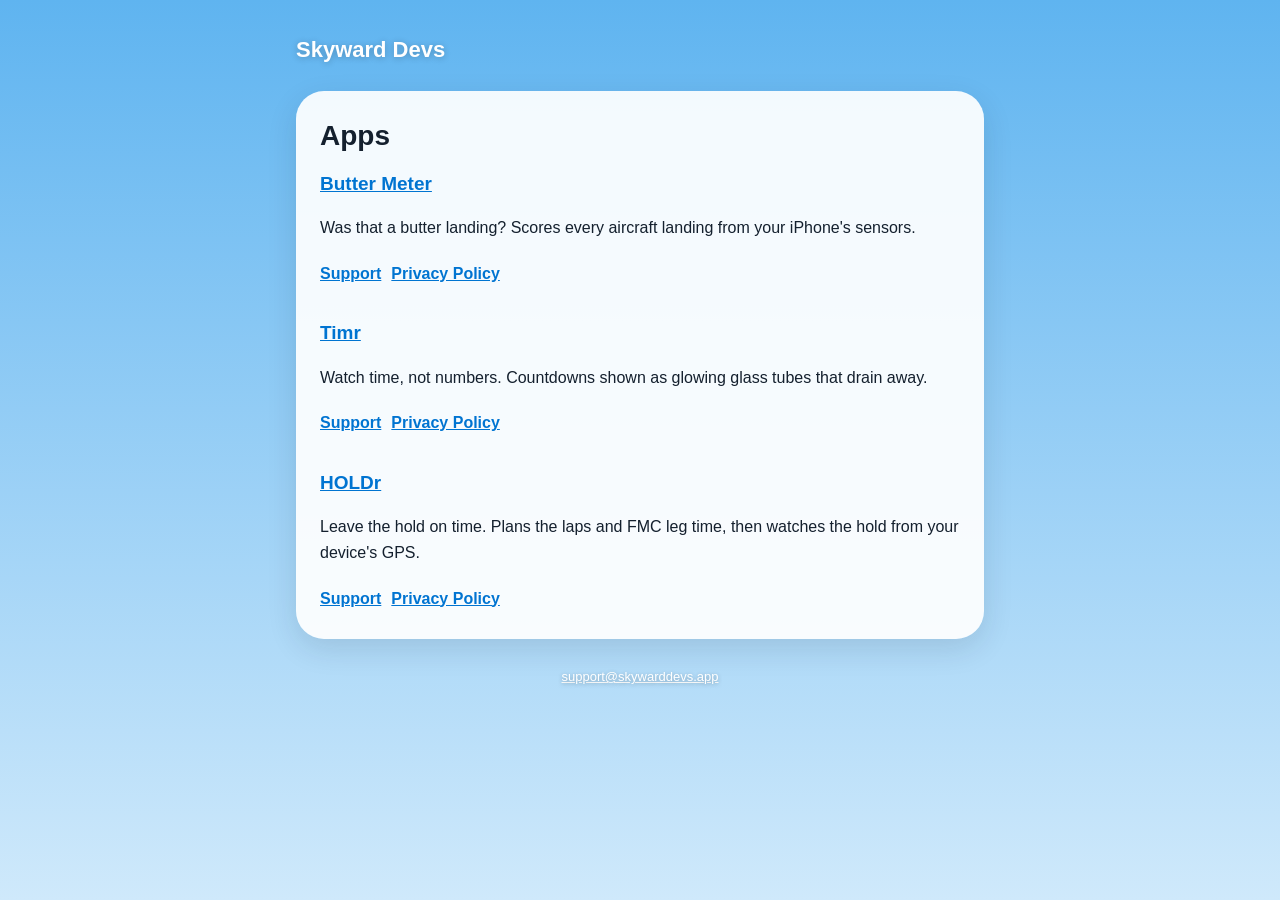
<file: index.html>
<!doctype html>
<html lang="en">
<head>
<meta charset="utf-8">
<meta name="viewport" content="width=device-width, initial-scale=1">
<title>Skyward Devs</title>
<meta name="description" content="Apps by Skyward Developments.">
<link rel="icon" href="buttermeter/icon.png">
<link rel="stylesheet" href="style.css">
</head>
<body>
<main>
  <header><a href="./">Skyward Devs</a></header>
  <section class="card">
    <h1>Apps</h1>
    <h2 style="margin-top:16px"><a href="buttermeter/">Butter Meter</a></h2>
    <p>Was that a butter landing? Scores every aircraft landing from your iPhone's sensors.</p>
    <nav class="links">
      <a href="buttermeter/support/">Support</a>
      <a href="buttermeter/privacy/">Privacy Policy</a>
    </nav>
    <h2><a href="timr/">Timr</a></h2>
    <p>Watch time, not numbers. Countdowns shown as glowing glass tubes that drain away.</p>
    <nav class="links">
      <a href="timr/support/">Support</a>
      <a href="timr/privacy/">Privacy Policy</a>
    </nav>
    <h2><a href="holdr/">HOLDr</a></h2>
    <p>Leave the hold on time. Plans the laps and FMC leg time, then watches the hold from your device's GPS.</p>
    <nav class="links">
      <a href="holdr/support/">Support</a>
      <a href="holdr/privacy/">Privacy Policy</a>
    </nav>
  </section>
  <footer><a href="mailto:support@skywarddevs.app">support@skywarddevs.app</a></footer>
</main>
</body>
</html>
</file>
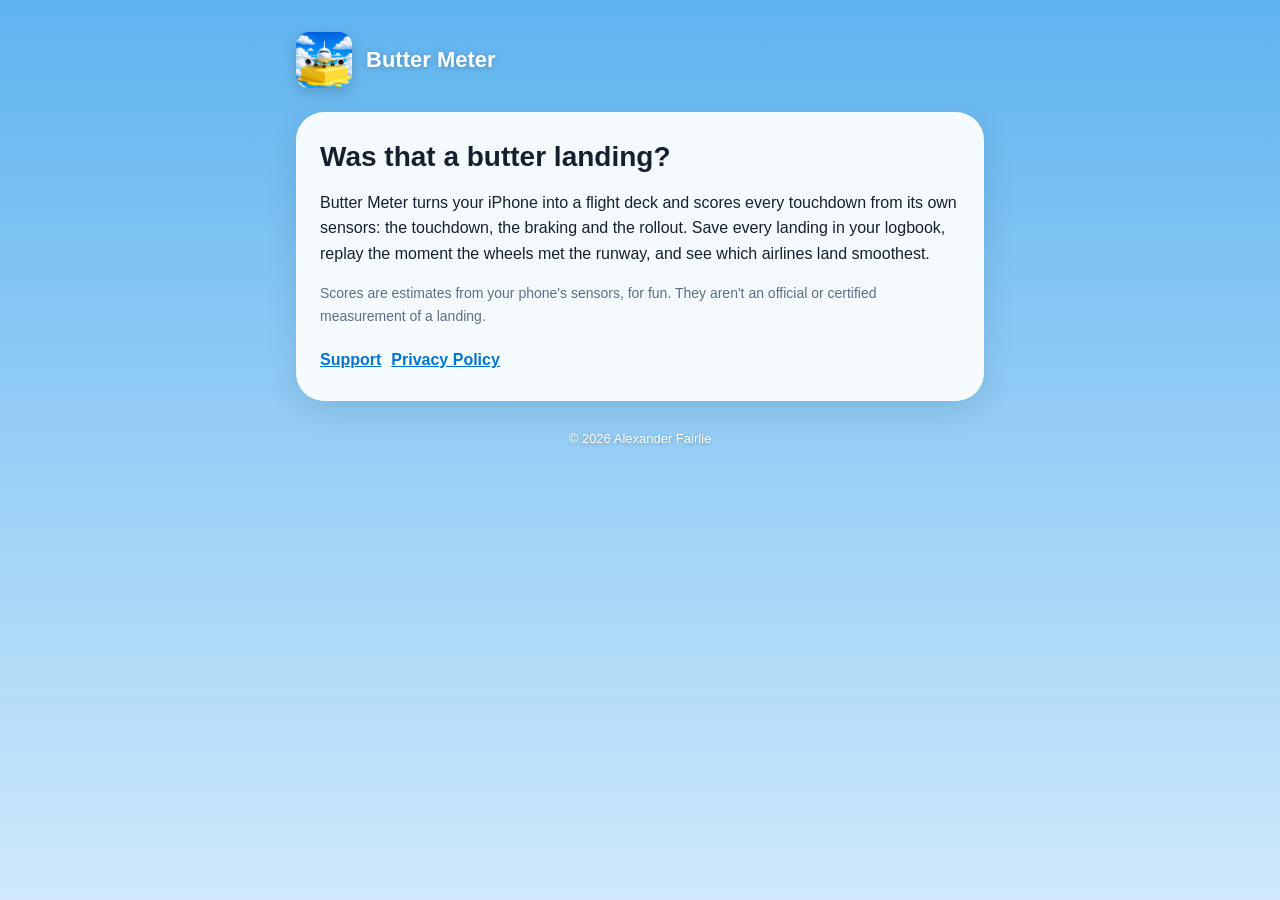
<file: buttermeter/index.html>
<!doctype html>
<html lang="en">
<head>
<meta charset="utf-8">
<meta name="viewport" content="width=device-width, initial-scale=1">
<title>Butter Meter</title>
<meta name="description" content="Butter Meter scores aircraft landings from your iPhone's sensors.">
<link rel="icon" href="icon.png">
<link rel="stylesheet" href="../style.css">
</head>
<body>
<main>
  <header><img src="icon.png" alt=""><a href="./">Butter Meter</a></header>
  <section class="card">
    <h1>Was that a butter landing?</h1>
    <p>Butter Meter turns your iPhone into a flight deck and scores every touchdown from its own
    sensors: the touchdown, the braking and the rollout. Save every landing in your logbook, replay
    the moment the wheels met the runway, and see which airlines land smoothest.</p>
    <p class="muted">Scores are estimates from your phone's sensors, for fun. They aren't an official
    or certified measurement of a landing.</p>
    <nav class="links">
      <a href="support/">Support</a>
      <a href="privacy/">Privacy Policy</a>
    </nav>
  </section>
  <footer>© 2026 Alexander Fairlie</footer>
</main>
</body>
</html>
</file>
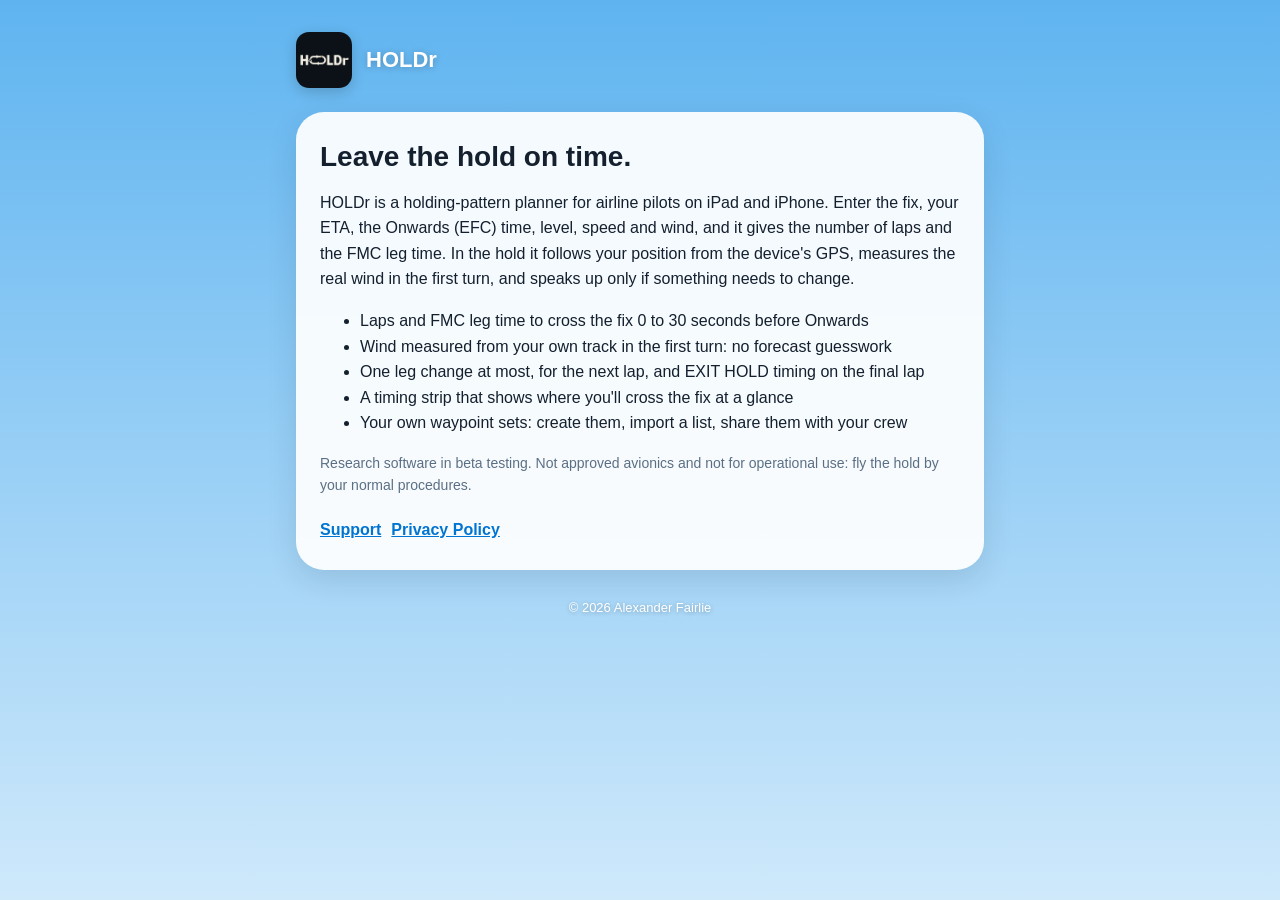
<file: holdr/index.html>
<!doctype html>
<html lang="en">
<head>
<meta charset="utf-8">
<meta name="viewport" content="width=device-width, initial-scale=1">
<title>HOLDr</title>
<meta name="description" content="HOLDr plans a holding pattern so you leave it on time, then watches the hold and tells you if anything needs to change.">
<link rel="icon" href="icon.png">
<link rel="stylesheet" href="../style.css">
</head>
<body>
<main>
  <header><img src="icon.png" alt=""><a href="./">HOLDr</a></header>
  <section class="card">
    <h1>Leave the hold on time.</h1>
    <p>HOLDr is a holding-pattern planner for airline pilots on iPad and iPhone. Enter the fix,
    your ETA, the Onwards (EFC) time, level, speed and wind, and it gives the number of laps and
    the FMC leg time. In the hold it follows your position from the device's GPS, measures the
    real wind in the first turn, and speaks up only if something needs to change.</p>
    <ul>
      <li>Laps and FMC leg time to cross the fix 0 to 30 seconds before Onwards</li>
      <li>Wind measured from your own track in the first turn: no forecast guesswork</li>
      <li>One leg change at most, for the next lap, and EXIT HOLD timing on the final lap</li>
      <li>A timing strip that shows where you'll cross the fix at a glance</li>
      <li>Your own waypoint sets: create them, import a list, share them with your crew</li>
    </ul>
    <p class="muted">Research software in beta testing. Not approved avionics and not for
    operational use: fly the hold by your normal procedures.</p>
    <nav class="links">
      <a href="support/">Support</a>
      <a href="privacy/">Privacy Policy</a>
    </nav>
  </section>
  <footer>© 2026 Alexander Fairlie</footer>
</main>
</body>
</html>
</file>
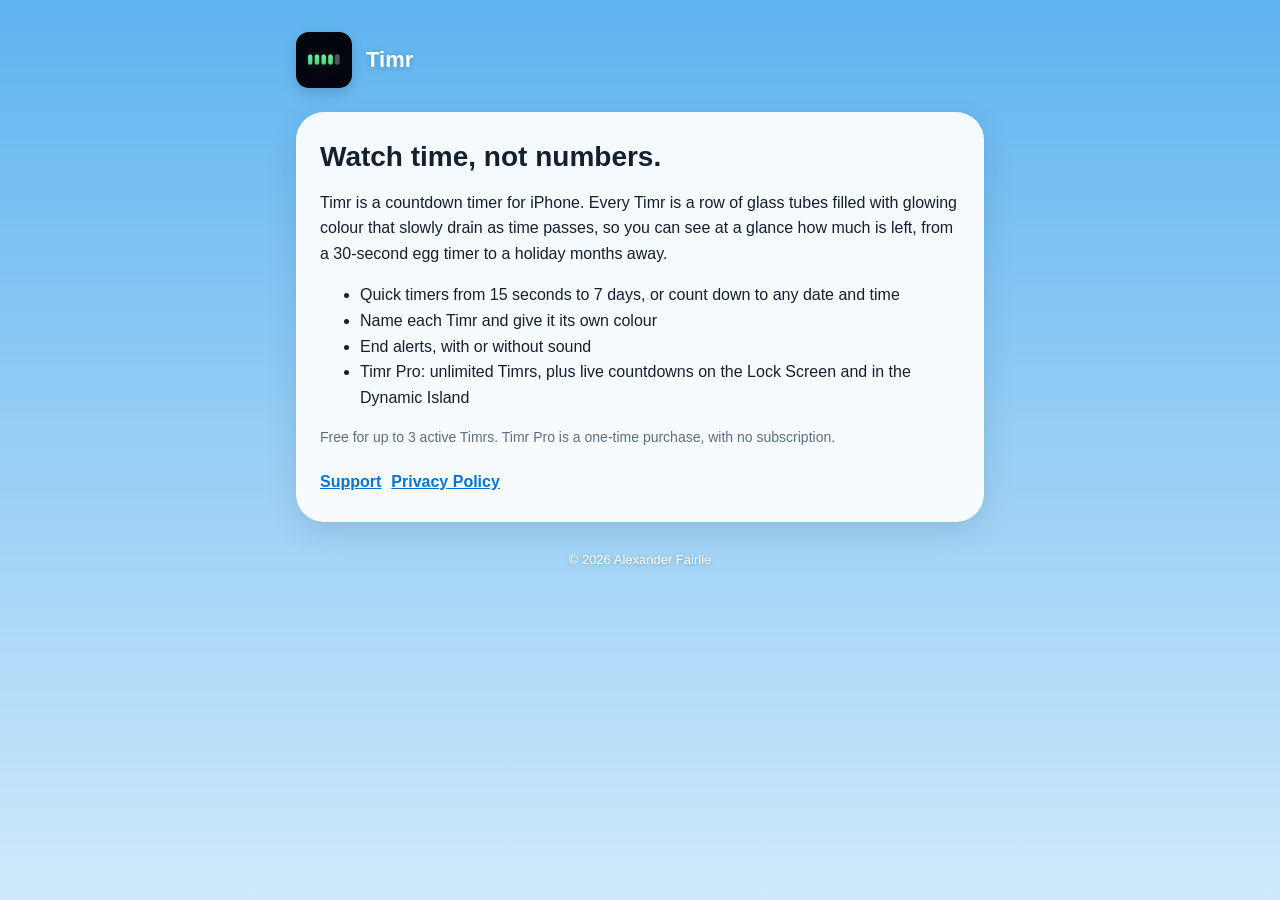
<file: timr/index.html>
<!doctype html>
<html lang="en">
<head>
<meta charset="utf-8">
<meta name="viewport" content="width=device-width, initial-scale=1">
<title>Timr</title>
<meta name="description" content="Timr is a countdown timer for iPhone that shows time as glass tubes draining away.">
<link rel="icon" href="icon.png">
<link rel="stylesheet" href="../style.css">
</head>
<body>
<main>
  <header><img src="icon.png" alt=""><a href="./">Timr</a></header>
  <section class="card">
    <h1>Watch time, not numbers.</h1>
    <p>Timr is a countdown timer for iPhone. Every Timr is a row of glass tubes filled with
    glowing colour that slowly drain as time passes, so you can see at a glance how much is left,
    from a 30-second egg timer to a holiday months away.</p>
    <ul>
      <li>Quick timers from 15 seconds to 7 days, or count down to any date and time</li>
      <li>Name each Timr and give it its own colour</li>
      <li>End alerts, with or without sound</li>
      <li>Timr Pro: unlimited Timrs, plus live countdowns on the Lock Screen and in the Dynamic Island</li>
    </ul>
    <p class="muted">Free for up to 3 active Timrs. Timr Pro is a one-time purchase, with no subscription.</p>
    <nav class="links">
      <a href="support/">Support</a>
      <a href="privacy/">Privacy Policy</a>
    </nav>
  </section>
  <footer>© 2026 Alexander Fairlie</footer>
</main>
</body>
</html>
</file>
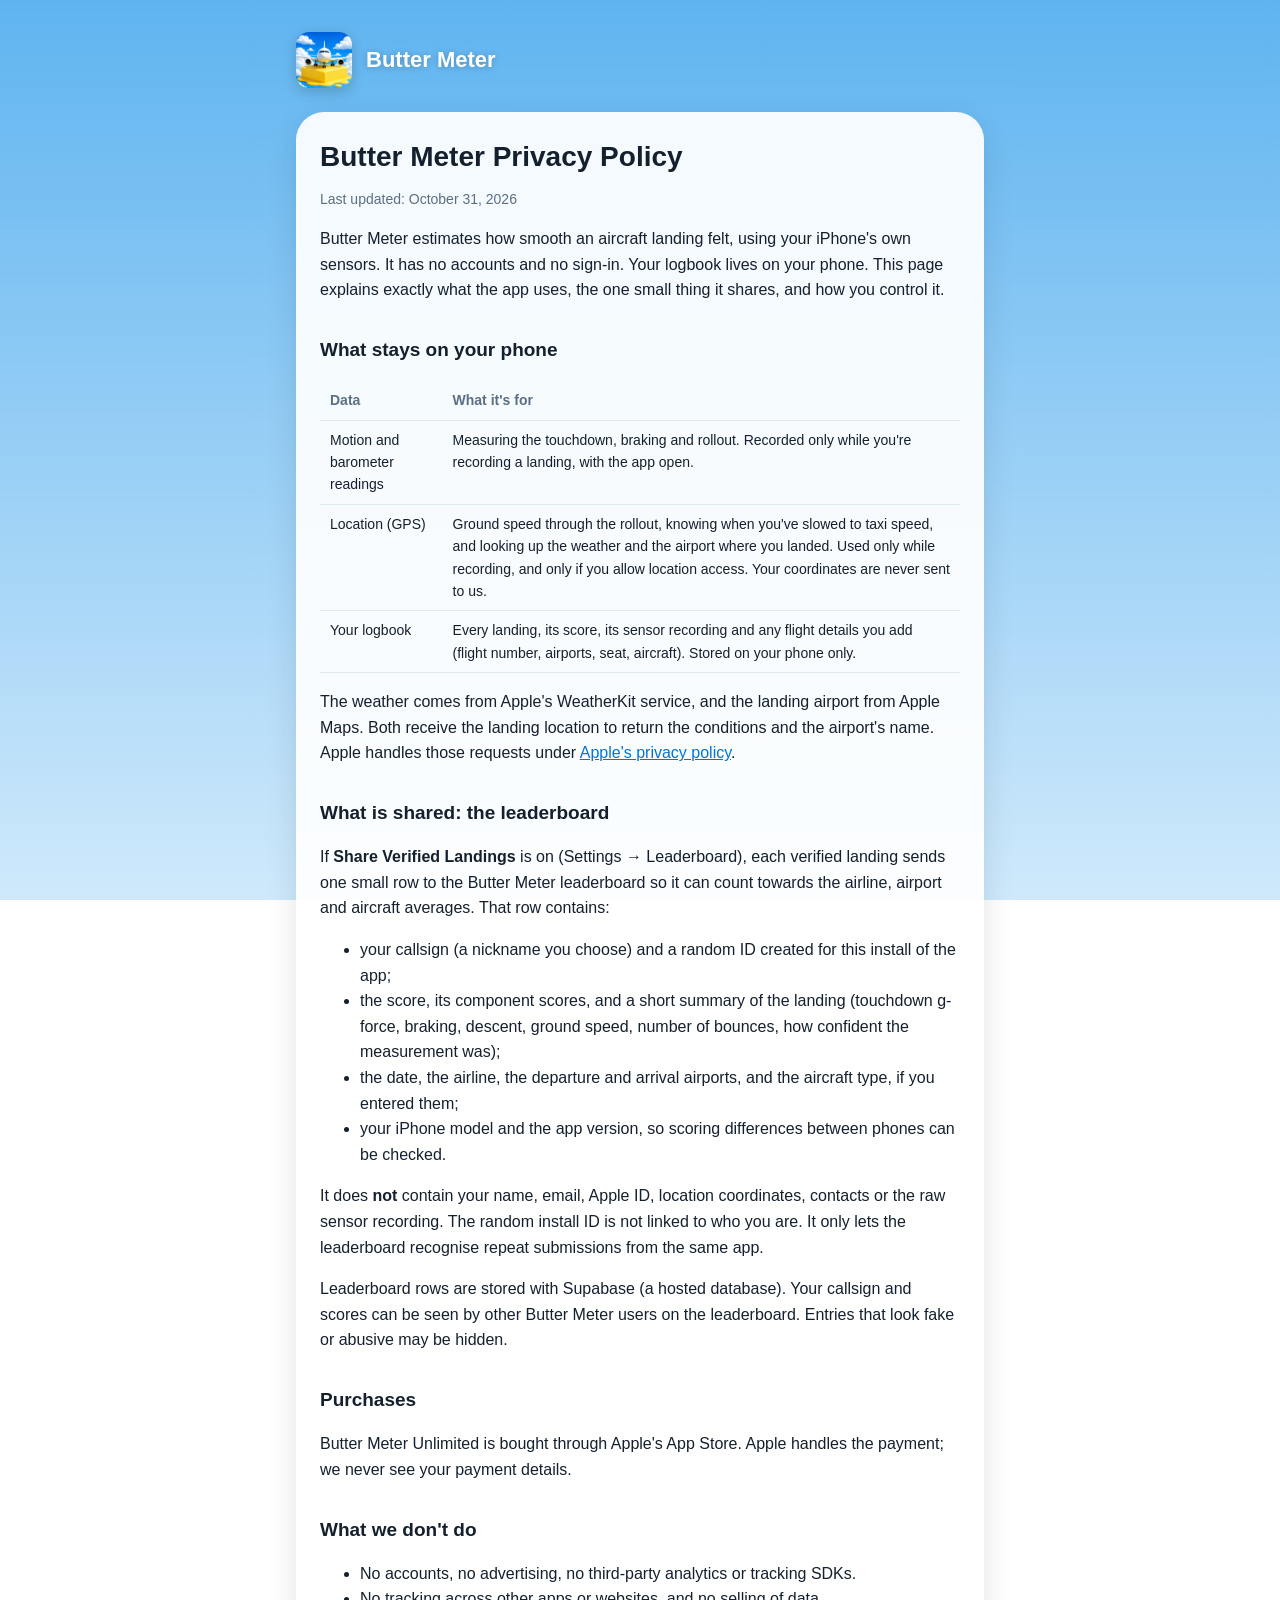
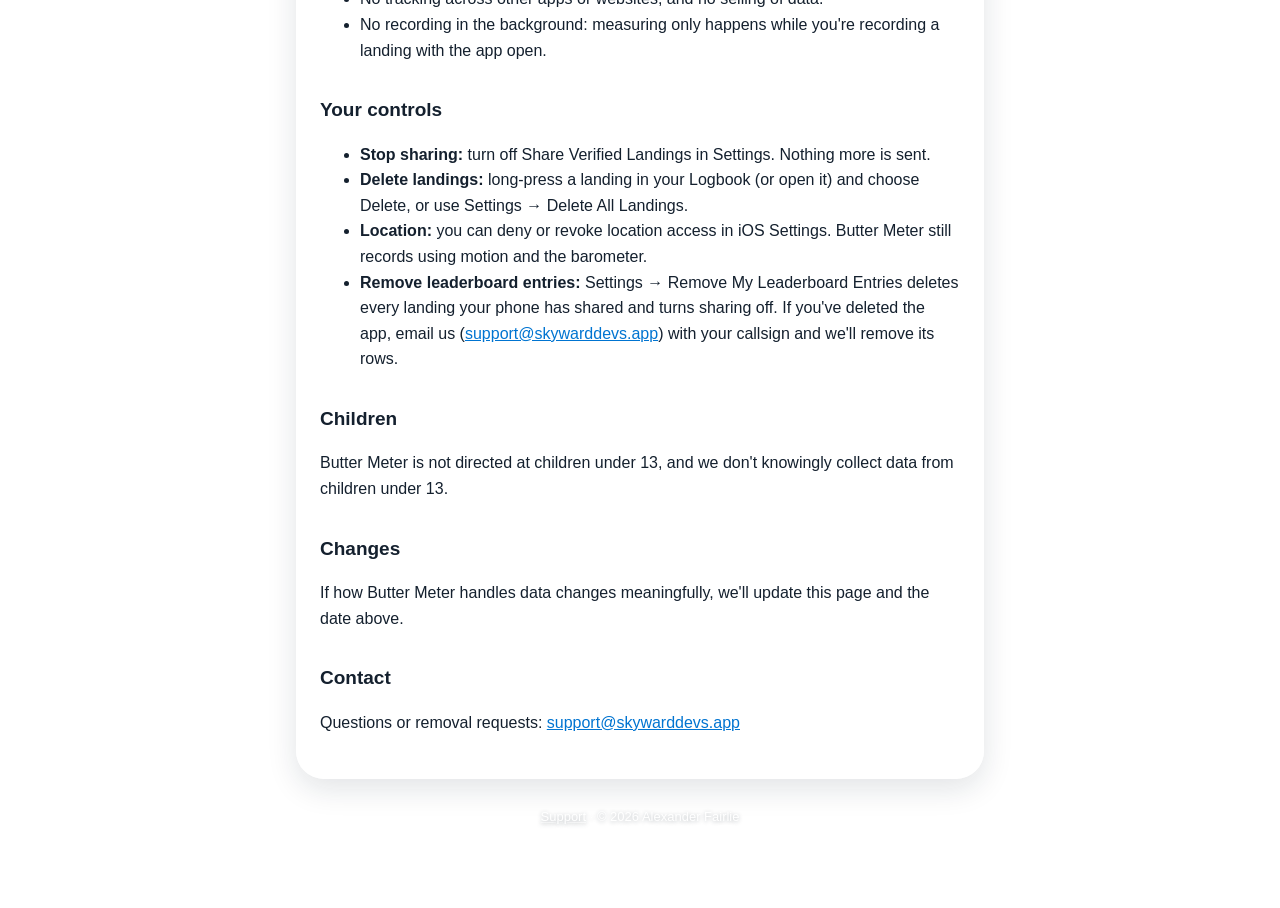
<file: buttermeter/privacy/index.html>
<!doctype html>
<html lang="en">
<head>
<meta charset="utf-8">
<meta name="viewport" content="width=device-width, initial-scale=1">
<title>Butter Meter Privacy Policy</title>
<link rel="icon" href="../icon.png">
<link rel="stylesheet" href="../../style.css">
</head>
<body>
<main>
  <header><img src="../icon.png" alt=""><a href="../">Butter Meter</a></header>
  <section class="card">
<h1>Butter Meter Privacy Policy</h1>
<p class="updated">Last updated: October 31, 2026</p>

<p>Butter Meter estimates how smooth an aircraft landing felt, using your iPhone's own sensors.
It has no accounts and no sign-in. Your logbook lives on your phone. This page explains exactly what
the app uses, the one small thing it shares, and how you control it.</p>

<h2>What stays on your phone</h2>
<table>
  <tr><th>Data</th><th>What it's for</th></tr>
  <tr><td>Motion and barometer readings</td><td>Measuring the touchdown, braking and rollout. Recorded only while you're recording a landing, with the app open.</td></tr>
  <tr><td>Location (GPS)</td><td>Ground speed through the rollout, knowing when you've slowed to taxi speed, and looking up the weather and the airport where you landed. Used only while recording, and only if you allow location access. Your coordinates are never sent to us.</td></tr>
  <tr><td>Your logbook</td><td>Every landing, its score, its sensor recording and any flight details you add (flight number, airports, seat, aircraft). Stored on your phone only.</td></tr>
</table>
<p>The weather comes from Apple's WeatherKit service, and the landing airport from Apple Maps.
Both receive the landing location to return the conditions and the airport's name. Apple handles
those requests under <a href="https://www.apple.com/legal/privacy/">Apple's privacy policy</a>.</p>

<h2>What is shared: the leaderboard</h2>
<p>If <strong>Share Verified Landings</strong> is on (Settings → Leaderboard), each verified
landing sends one small row to the Butter Meter leaderboard so it can count towards the airline,
airport and aircraft averages. That row contains:</p>
<ul>
  <li>your callsign (a nickname you choose) and a random ID created for this install of the app;</li>
  <li>the score, its component scores, and a short summary of the landing (touchdown g-force,
      braking, descent, ground speed, number of bounces, how confident the measurement was);</li>
  <li>the date, the airline, the departure and arrival airports, and the aircraft type, if you entered them;</li>
  <li>your iPhone model and the app version, so scoring differences between phones can be checked.</li>
</ul>
<p>It does <strong>not</strong> contain your name, email, Apple ID, location coordinates, contacts
or the raw sensor recording. The random install ID is not linked to who you are. It only lets the
leaderboard recognise repeat submissions from the same app.</p>
<p>Leaderboard rows are stored with Supabase (a hosted database). Your callsign and scores can be
seen by other Butter Meter users on the leaderboard. Entries that look fake or abusive may be hidden.</p>

<h2>Purchases</h2>
<p>Butter Meter Unlimited is bought through Apple's App Store. Apple handles the payment; we never
see your payment details.</p>

<h2>What we don't do</h2>
<ul>
  <li>No accounts, no advertising, no third-party analytics or tracking SDKs.</li>
  <li>No tracking across other apps or websites, and no selling of data.</li>
  <li>No recording in the background: measuring only happens while you're recording a landing with the app open.</li>
</ul>

<h2>Your controls</h2>
<ul>
  <li><strong>Stop sharing:</strong> turn off Share Verified Landings in Settings. Nothing more is sent.</li>
  <li><strong>Delete landings:</strong> long-press a landing in your Logbook (or open it) and choose Delete, or use Settings → Delete All Landings.</li>
  <li><strong>Location:</strong> you can deny or revoke location access in iOS Settings. Butter Meter still records using motion and the barometer.</li>
  <li><strong>Remove leaderboard entries:</strong> Settings → Remove My Leaderboard Entries deletes
      every landing your phone has shared and turns sharing off. If you've deleted the app, email us
      (<a href="mailto:support@skywarddevs.app">support@skywarddevs.app</a>) with your callsign and we'll remove its rows.</li>
</ul>

<h2>Children</h2>
<p>Butter Meter is not directed at children under 13, and we don't knowingly collect data from
children under 13.</p>

<h2>Changes</h2>
<p>If how Butter Meter handles data changes meaningfully, we'll update this page and the date above.</p>

<h2>Contact</h2>
<p>Questions or removal requests: <a href="mailto:support@skywarddevs.app">support@skywarddevs.app</a></p>
  </section>
  <footer><a href="../support/">Support</a> · © 2026 Alexander Fairlie</footer>
</main>
</body>
</html>
</file>
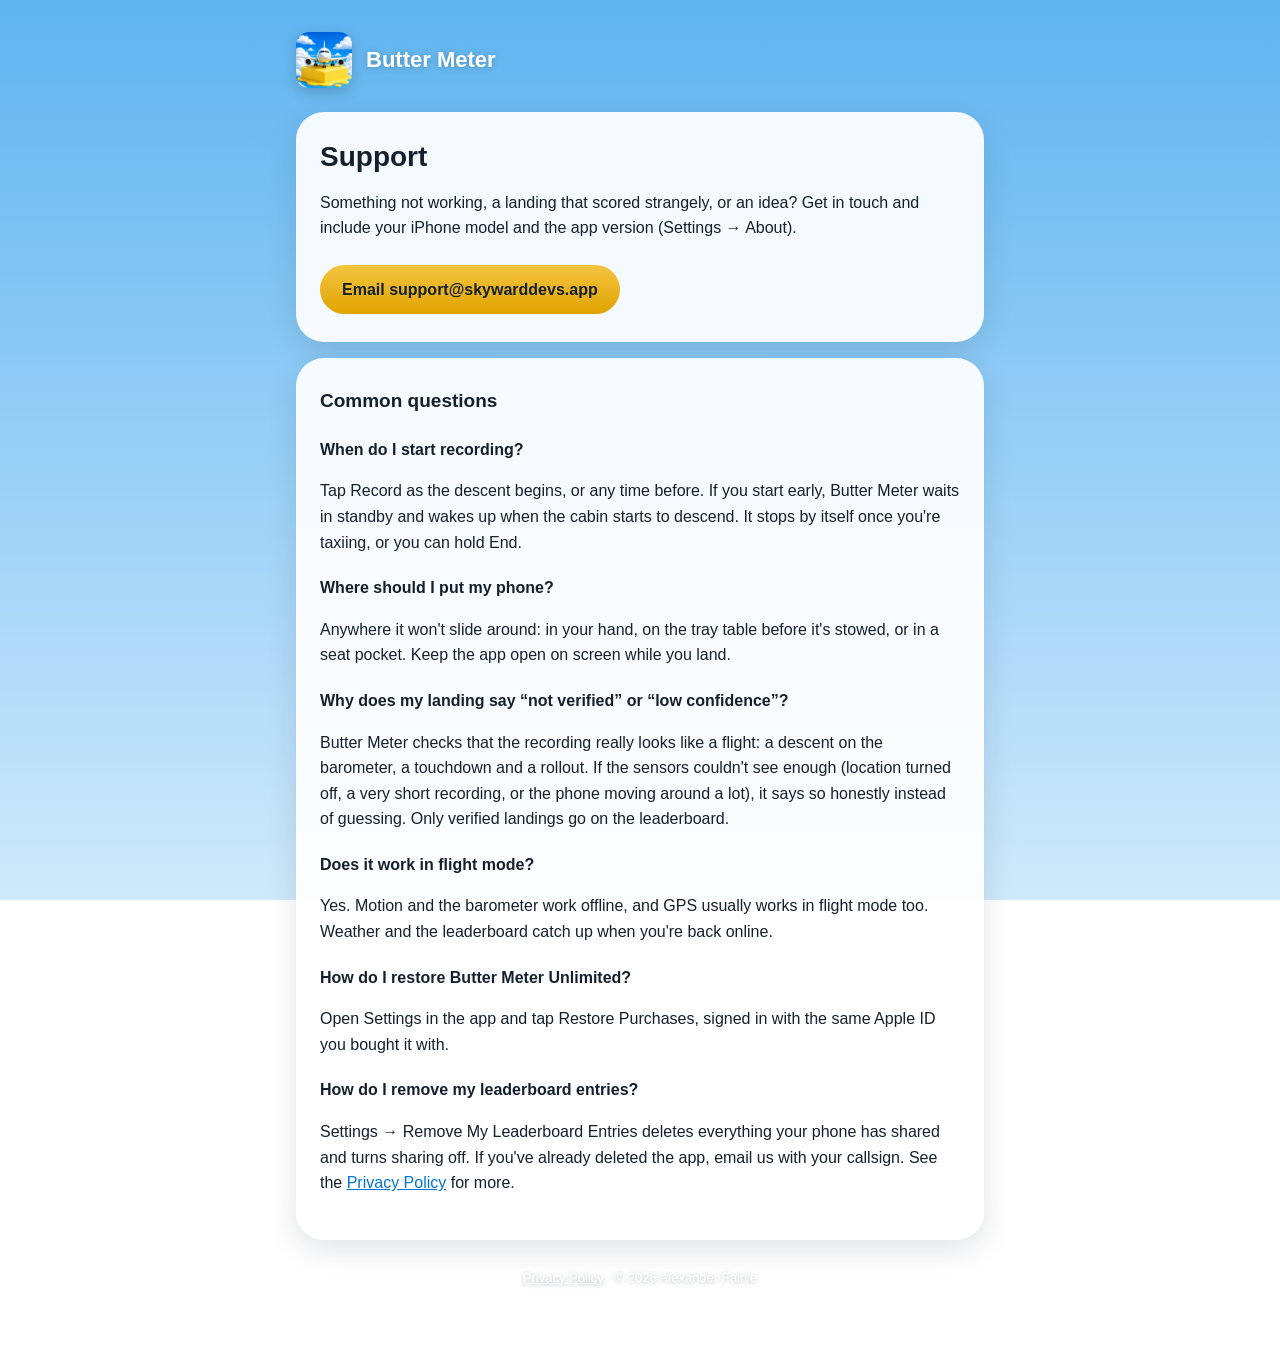
<file: buttermeter/support/index.html>
<!doctype html>
<html lang="en">
<head>
<meta charset="utf-8">
<meta name="viewport" content="width=device-width, initial-scale=1">
<title>Butter Meter Support</title>
<link rel="icon" href="../icon.png">
<link rel="stylesheet" href="../../style.css">
</head>
<body>
<main>
  <header><img src="../icon.png" alt=""><a href="../">Butter Meter</a></header>
  <section class="card">
    <h1>Support</h1>
    <p>Something not working, a landing that scored strangely, or an idea? Get in touch and
    include your iPhone model and the app version (Settings → About).</p>
    <a class="button" href="mailto:support@skywarddevs.app?subject=Butter%20Meter%20support">Email support@skywarddevs.app</a>
  </section>

  <section class="card">
    <h2 style="margin-top:0">Common questions</h2>

    <h3>When do I start recording?</h3>
    <p>Tap Record as the descent begins, or any time before. If you start early, Butter Meter waits
    in standby and wakes up when the cabin starts to descend. It stops by itself once you're
    taxiing, or you can hold End.</p>

    <h3>Where should I put my phone?</h3>
    <p>Anywhere it won't slide around: in your hand, on the tray table before it's stowed, or in a
    seat pocket. Keep the app open on screen while you land.</p>

    <h3>Why does my landing say “not verified” or “low confidence”?</h3>
    <p>Butter Meter checks that the recording really looks like a flight: a descent on the
    barometer, a touchdown and a rollout. If the sensors couldn't see enough (location turned off,
    a very short recording, or the phone moving around a lot), it says so honestly instead of
    guessing. Only verified landings go on the leaderboard.</p>

    <h3>Does it work in flight mode?</h3>
    <p>Yes. Motion and the barometer work offline, and GPS usually works in flight mode too. Weather
    and the leaderboard catch up when you're back online.</p>

    <h3>How do I restore Butter Meter Unlimited?</h3>
    <p>Open Settings in the app and tap Restore Purchases, signed in with the same Apple ID you
    bought it with.</p>

    <h3>How do I remove my leaderboard entries?</h3>
    <p>Settings → Remove My Leaderboard Entries deletes everything your phone has shared and turns
    sharing off. If you've already deleted the app, email us with your callsign. See the
    <a href="../privacy/">Privacy Policy</a> for more.</p>
  </section>
  <footer><a href="../privacy/">Privacy Policy</a> · © 2026 Alexander Fairlie</footer>
</main>
</body>
</html>
</file>
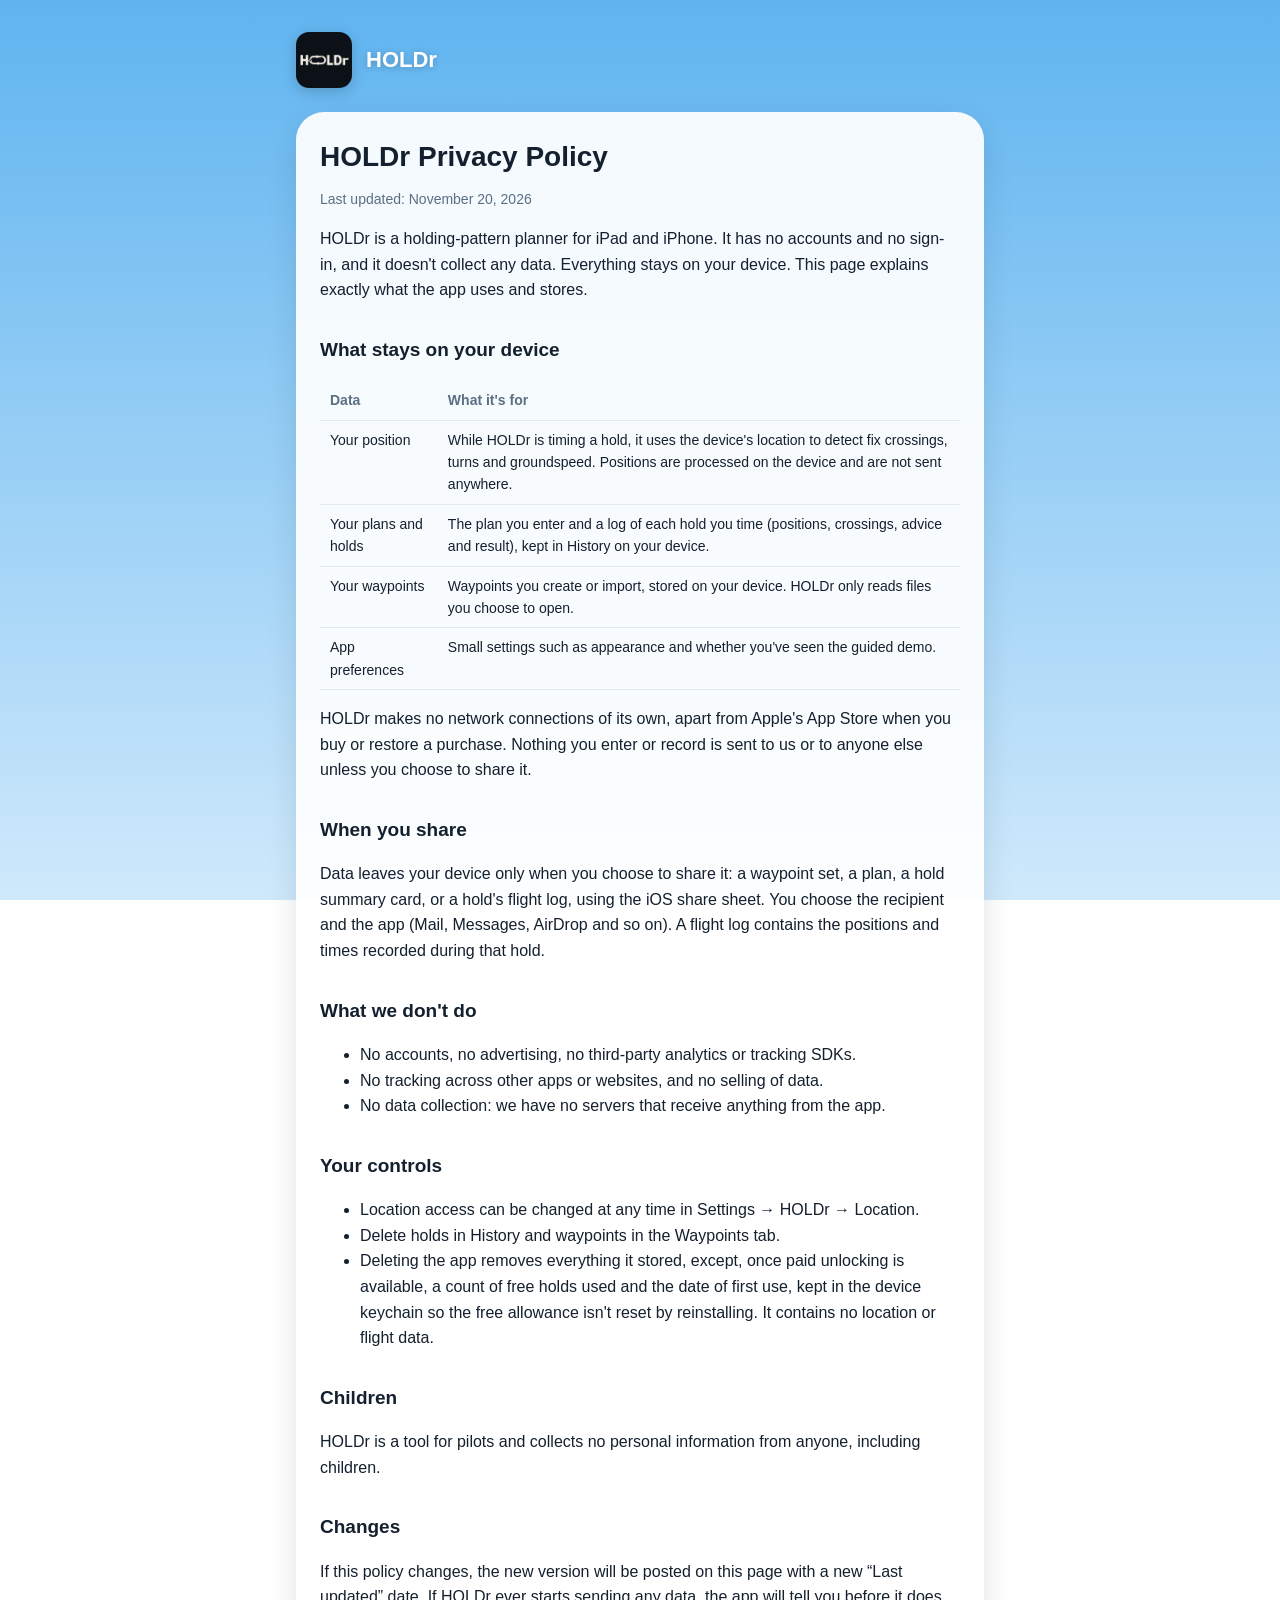
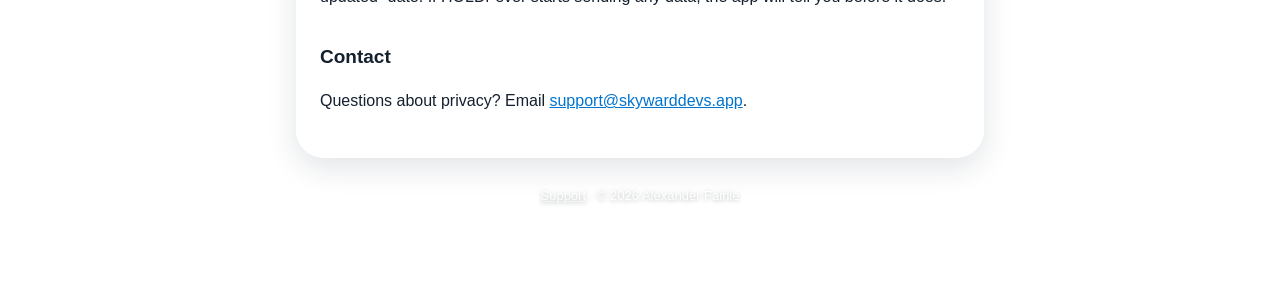
<file: holdr/privacy/index.html>
<!doctype html>
<html lang="en">
<head>
<meta charset="utf-8">
<meta name="viewport" content="width=device-width, initial-scale=1">
<title>HOLDr Privacy Policy</title>
<link rel="icon" href="../icon.png">
<link rel="stylesheet" href="../../style.css">
</head>
<body>
<main>
  <header><img src="../icon.png" alt=""><a href="../">HOLDr</a></header>
  <section class="card">
    <h1>HOLDr Privacy Policy</h1>
    <p class="muted">Last updated: November 20, 2026</p>
    <p>HOLDr is a holding-pattern planner for iPad and iPhone. It has no accounts and no
    sign-in, and it doesn't collect any data. Everything stays on your device. This page explains
    exactly what the app uses and stores.</p>

    <h2>What stays on your device</h2>
    <table>
      <tr><th>Data</th><th>What it's for</th></tr>
      <tr><td>Your position</td><td>While HOLDr is timing a hold, it uses the device's location
      to detect fix crossings, turns and groundspeed. Positions are processed on the device and
      are not sent anywhere.</td></tr>
      <tr><td>Your plans and holds</td><td>The plan you enter and a log of each hold you time
      (positions, crossings, advice and result), kept in History on your device.</td></tr>
      <tr><td>Your waypoints</td><td>Waypoints you create or import, stored on your device. HOLDr
      only reads files you choose to open.</td></tr>
      <tr><td>App preferences</td><td>Small settings such as appearance and whether you've seen the
      guided demo.</td></tr>
    </table>
    <p>HOLDr makes no network connections of its own, apart from Apple's App Store when you
    buy or restore a purchase. Nothing you enter or record is sent to us or to anyone else unless
    you choose to share it.</p>

    <h2>When you share</h2>
    <p>Data leaves your device only when you choose to share it: a waypoint set, a plan, a hold
    summary card, or a hold's flight log, using the iOS share sheet. You choose the recipient and the app
    (Mail, Messages, AirDrop and so on). A flight log contains the positions and times recorded
    during that hold.</p>

    <h2>What we don't do</h2>
    <ul>
      <li>No accounts, no advertising, no third-party analytics or tracking SDKs.</li>
      <li>No tracking across other apps or websites, and no selling of data.</li>
      <li>No data collection: we have no servers that receive anything from the app.</li>
    </ul>

    <h2>Your controls</h2>
    <ul>
      <li>Location access can be changed at any time in Settings → HOLDr → Location.</li>
      <li>Delete holds in History and waypoints in the Waypoints tab.</li>
      <li>Deleting the app removes everything it stored, except, once paid unlocking is available,
      a count of free holds used and the date of first use, kept in the device keychain so the free
      allowance isn't reset by reinstalling. It contains no location or flight data.</li>
    </ul>

    <h2>Children</h2>
    <p>HOLDr is a tool for pilots and collects no personal information from anyone, including
    children.</p>

    <h2>Changes</h2>
    <p>If this policy changes, the new version will be posted on this page with a new “Last
    updated” date. If HOLDr ever starts sending any data, the app will tell you before it does.</p>

    <h2>Contact</h2>
    <p>Questions about privacy? Email
    <a href="mailto:support@skywarddevs.app">support@skywarddevs.app</a>.</p>
  </section>
  <footer><a href="../support/">Support</a> · © 2026 Alexander Fairlie</footer>
</main>
</body>
</html>
</file>
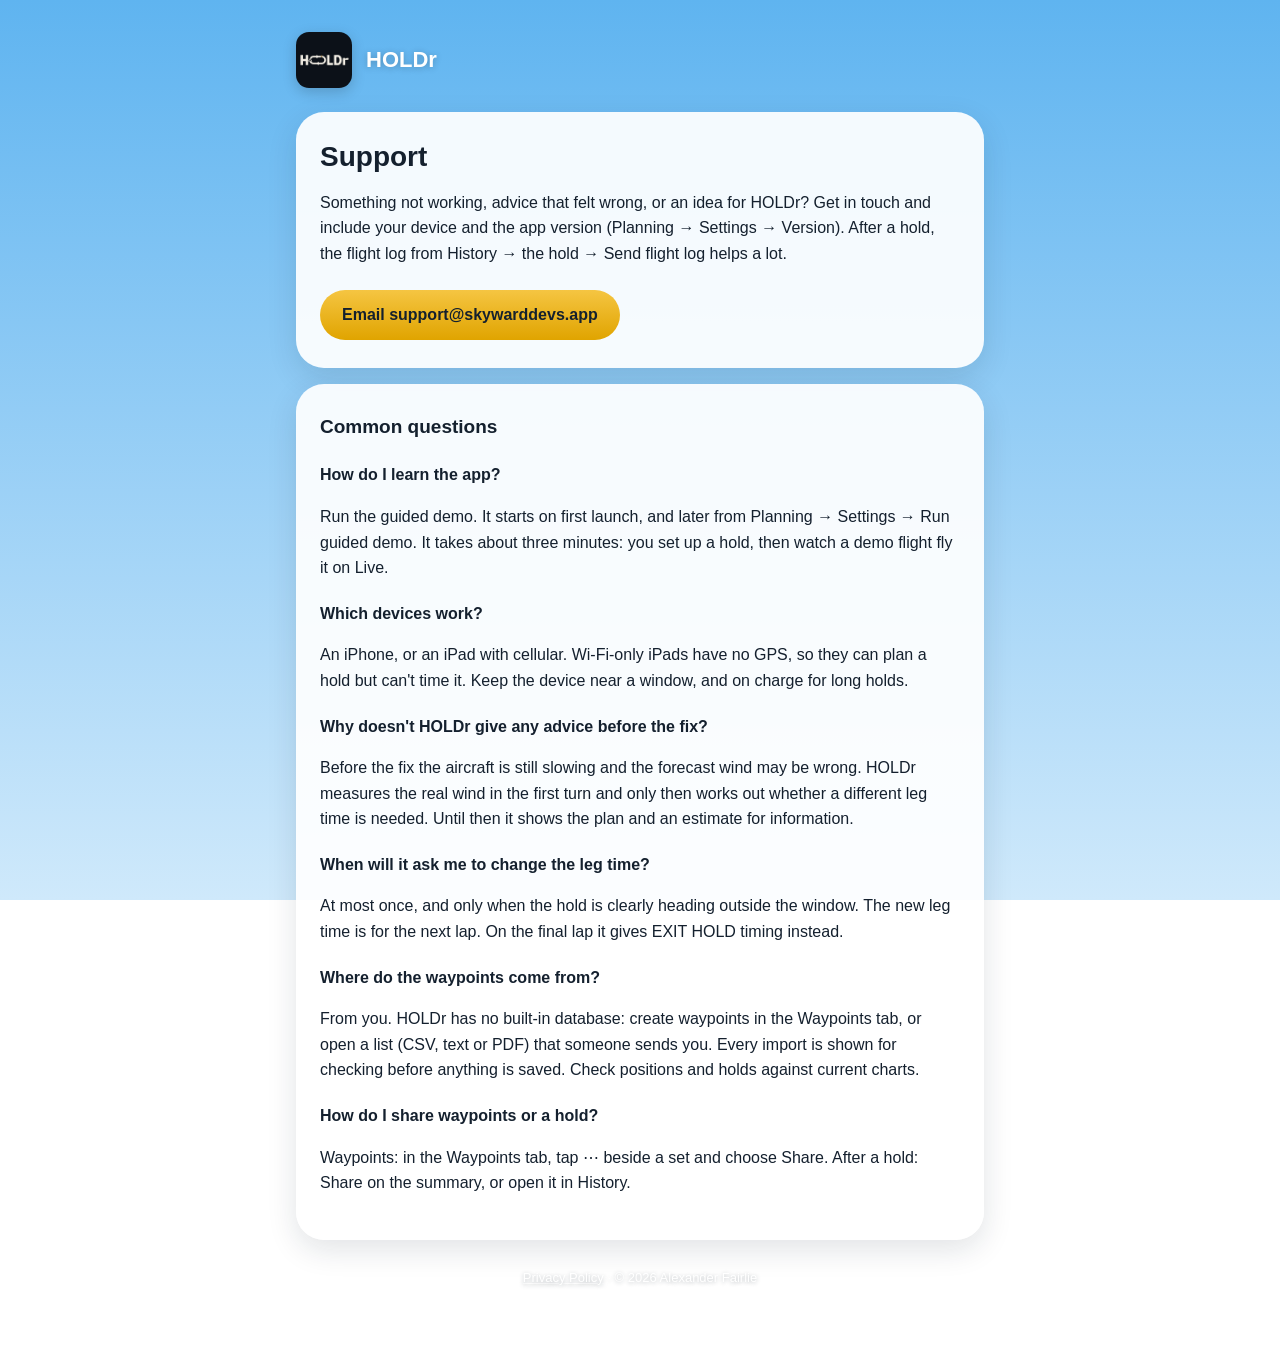
<file: holdr/support/index.html>
<!doctype html>
<html lang="en">
<head>
<meta charset="utf-8">
<meta name="viewport" content="width=device-width, initial-scale=1">
<title>HOLDr Support</title>
<link rel="icon" href="../icon.png">
<link rel="stylesheet" href="../../style.css">
</head>
<body>
<main>
  <header><img src="../icon.png" alt=""><a href="../">HOLDr</a></header>
  <section class="card">
    <h1>Support</h1>
    <p>Something not working, advice that felt wrong, or an idea for HOLDr? Get in touch and
    include your device and the app version (Planning → Settings → Version). After a hold, the
    flight log from History → the hold → Send flight log helps a lot.</p>
    <a class="button" href="mailto:support@skywarddevs.app?subject=HOLDr%20support">Email support@skywarddevs.app</a>
  </section>

  <section class="card">
    <h2 style="margin-top:0">Common questions</h2>

    <h3>How do I learn the app?</h3>
    <p>Run the guided demo. It starts on first launch, and later from Planning → Settings → Run
    guided demo. It takes about three minutes: you set up a hold, then watch a demo flight fly
    it on Live.</p>

    <h3>Which devices work?</h3>
    <p>An iPhone, or an iPad with cellular. Wi-Fi-only iPads have no GPS, so they can plan a
    hold but can't time it. Keep the device near a window, and on charge for long holds.</p>

    <h3>Why doesn't HOLDr give any advice before the fix?</h3>
    <p>Before the fix the aircraft is still slowing and the forecast wind may be wrong. HOLDr
    measures the real wind in the first turn and only then works out whether a different leg
    time is needed. Until then it shows the plan and an estimate for information.</p>

    <h3>When will it ask me to change the leg time?</h3>
    <p>At most once, and only when the hold is clearly heading outside the window. The new leg
    time is for the next lap. On the final lap it gives EXIT HOLD timing instead.</p>

    <h3>Where do the waypoints come from?</h3>
    <p>From you. HOLDr has no built-in database: create waypoints in the Waypoints tab, or open
    a list (CSV, text or PDF) that someone sends you. Every import is shown for checking before
    anything is saved. Check positions and holds against current charts.</p>

    <h3>How do I share waypoints or a hold?</h3>
    <p>Waypoints: in the Waypoints tab, tap ⋯ beside a set and choose Share. After a hold:
    Share on the summary, or open it in History.</p>
  </section>
  <footer><a href="../privacy/">Privacy Policy</a> · © 2026 Alexander Fairlie</footer>
</main>
</body>
</html>
</file>
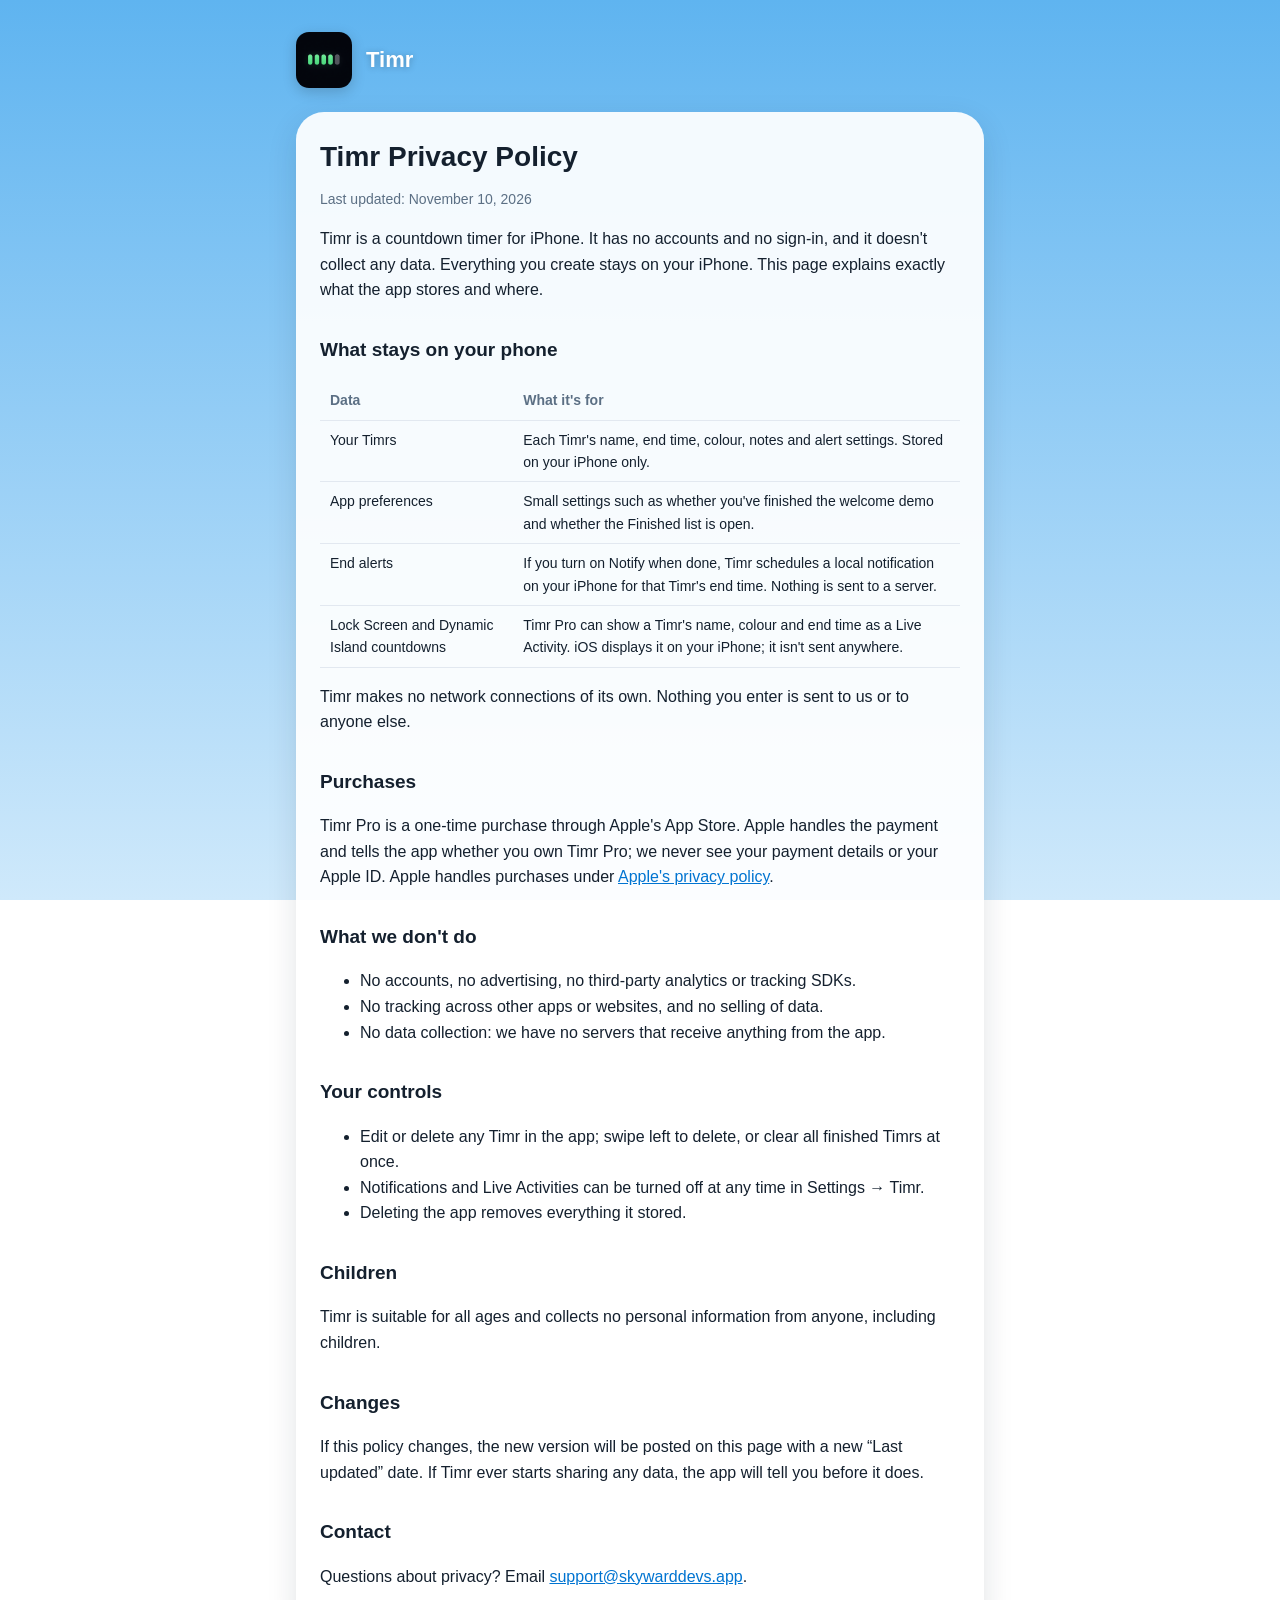
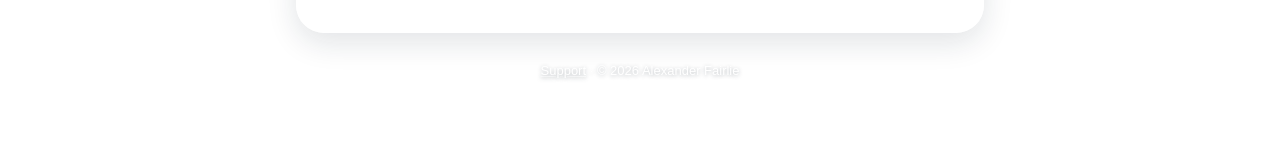
<file: timr/privacy/index.html>
<!doctype html>
<html lang="en">
<head>
<meta charset="utf-8">
<meta name="viewport" content="width=device-width, initial-scale=1">
<title>Timr Privacy Policy</title>
<link rel="icon" href="../icon.png">
<link rel="stylesheet" href="../../style.css">
</head>
<body>
<main>
  <header><img src="../icon.png" alt=""><a href="../">Timr</a></header>
  <section class="card">
<h1>Timr Privacy Policy</h1>
<p class="updated">Last updated: November 10, 2026</p>

<p>Timr is a countdown timer for iPhone. It has no accounts and no sign-in, and it doesn't
collect any data. Everything you create stays on your iPhone. This page explains exactly what the
app stores and where.</p>

<h2>What stays on your phone</h2>
<table>
  <tr><th>Data</th><th>What it's for</th></tr>
  <tr><td>Your Timrs</td><td>Each Timr's name, end time, colour, notes and alert settings. Stored on your iPhone only.</td></tr>
  <tr><td>App preferences</td><td>Small settings such as whether you've finished the welcome demo and whether the Finished list is open.</td></tr>
  <tr><td>End alerts</td><td>If you turn on Notify when done, Timr schedules a local notification on your iPhone for that Timr's end time. Nothing is sent to a server.</td></tr>
  <tr><td>Lock Screen and Dynamic Island countdowns</td><td>Timr Pro can show a Timr's name, colour and end time as a Live Activity. iOS displays it on your iPhone; it isn't sent anywhere.</td></tr>
</table>
<p>Timr makes no network connections of its own. Nothing you enter is sent to us or to anyone else.</p>

<h2>Purchases</h2>
<p>Timr Pro is a one-time purchase through Apple's App Store. Apple handles the payment and tells
the app whether you own Timr Pro; we never see your payment details or your Apple ID. Apple handles
purchases under <a href="https://www.apple.com/legal/privacy/">Apple's privacy policy</a>.</p>

<h2>What we don't do</h2>
<ul>
  <li>No accounts, no advertising, no third-party analytics or tracking SDKs.</li>
  <li>No tracking across other apps or websites, and no selling of data.</li>
  <li>No data collection: we have no servers that receive anything from the app.</li>
</ul>

<h2>Your controls</h2>
<ul>
  <li>Edit or delete any Timr in the app; swipe left to delete, or clear all finished Timrs at once.</li>
  <li>Notifications and Live Activities can be turned off at any time in Settings → Timr.</li>
  <li>Deleting the app removes everything it stored.</li>
</ul>

<h2>Children</h2>
<p>Timr is suitable for all ages and collects no personal information from anyone, including children.</p>

<h2>Changes</h2>
<p>If this policy changes, the new version will be posted on this page with a new “Last updated”
date. If Timr ever starts sharing any data, the app will tell you before it does.</p>

<h2>Contact</h2>
<p>Questions about privacy? Email <a href="mailto:support@skywarddevs.app?subject=Timr%20privacy">support@skywarddevs.app</a>.</p>
  </section>
  <footer><a href="../support/">Support</a> · © 2026 Alexander Fairlie</footer>
</main>
</body>
</html>
</file>
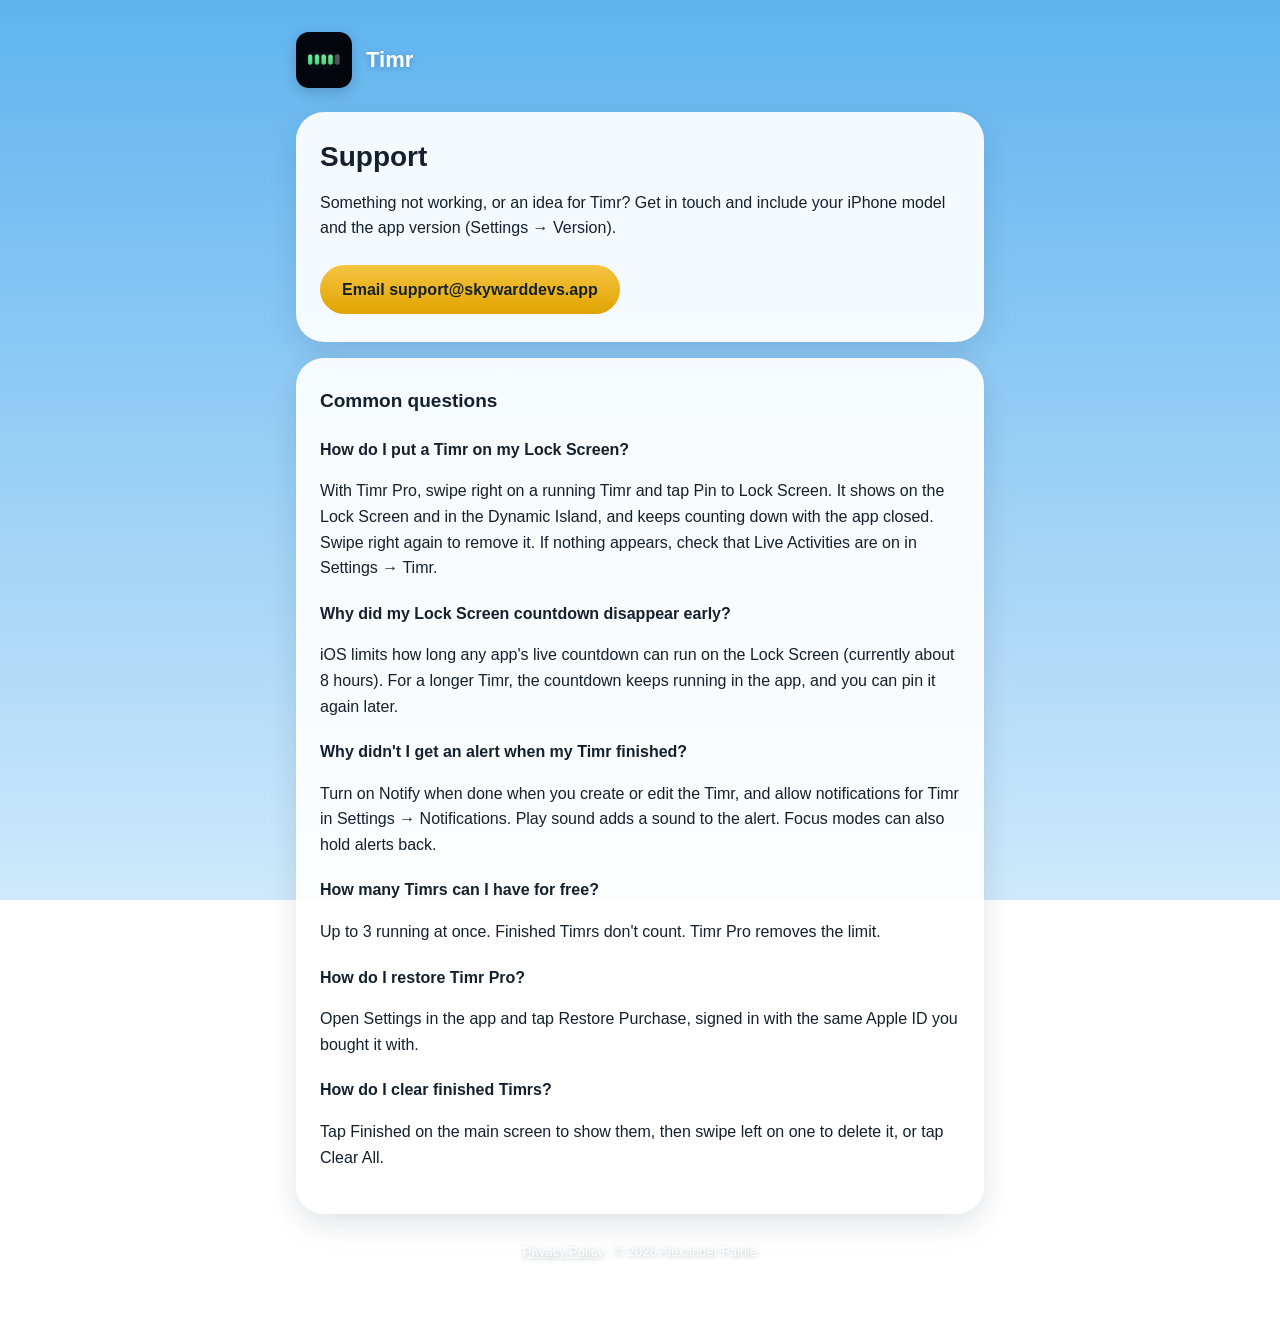
<file: timr/support/index.html>
<!doctype html>
<html lang="en">
<head>
<meta charset="utf-8">
<meta name="viewport" content="width=device-width, initial-scale=1">
<title>Timr Support</title>
<link rel="icon" href="../icon.png">
<link rel="stylesheet" href="../../style.css">
</head>
<body>
<main>
  <header><img src="../icon.png" alt=""><a href="../">Timr</a></header>
  <section class="card">
    <h1>Support</h1>
    <p>Something not working, or an idea for Timr? Get in touch and include your iPhone model and
    the app version (Settings → Version).</p>
    <a class="button" href="mailto:support@skywarddevs.app?subject=Timr%20support">Email support@skywarddevs.app</a>
  </section>

  <section class="card">
    <h2 style="margin-top:0">Common questions</h2>

    <h3>How do I put a Timr on my Lock Screen?</h3>
    <p>With Timr Pro, swipe right on a running Timr and tap Pin to Lock Screen. It shows on the
    Lock Screen and in the Dynamic Island, and keeps counting down with the app closed. Swipe
    right again to remove it. If nothing appears, check that Live Activities are on in
    Settings → Timr.</p>

    <h3>Why did my Lock Screen countdown disappear early?</h3>
    <p>iOS limits how long any app's live countdown can run on the Lock Screen (currently about
    8 hours). For a longer Timr, the countdown keeps running in the app, and you can pin it again
    later.</p>

    <h3>Why didn't I get an alert when my Timr finished?</h3>
    <p>Turn on Notify when done when you create or edit the Timr, and allow notifications for Timr
    in Settings → Notifications. Play sound adds a sound to the alert. Focus modes can also hold
    alerts back.</p>

    <h3>How many Timrs can I have for free?</h3>
    <p>Up to 3 running at once. Finished Timrs don't count. Timr Pro removes the limit.</p>

    <h3>How do I restore Timr Pro?</h3>
    <p>Open Settings in the app and tap Restore Purchase, signed in with the same Apple ID you
    bought it with.</p>

    <h3>How do I clear finished Timrs?</h3>
    <p>Tap Finished on the main screen to show them, then swipe left on one to delete it, or tap
    Clear All.</p>
  </section>
  <footer><a href="../privacy/">Privacy Policy</a> · © 2026 Alexander Fairlie</footer>
</main>
</body>
</html>
</file>
<file: style.css>
:root {
  --sky-top: #5fb4f0;
  --sky-bottom: #cfe9fb;
  --navy: #14202e;
  --muted: #5b6f84;
  --butter: #f5c542;
  --butter-deep: #e0a400;
  --card: rgba(255, 255, 255, 0.92);
  --line: #e2e8f0;
  --link: #0074d1;
}
@media (prefers-color-scheme: dark) {
  :root {
    --sky-top: #0d2a45;
    --sky-bottom: #12324f;
    --navy: #eef3f8;
    --muted: #a8b8c8;
    --card: rgba(20, 32, 46, 0.92);
    --line: #2b3d50;
    --link: #6cb8ff;
  }
}
* { box-sizing: border-box; }
body {
  margin: 0;
  min-height: 100vh;
  font-family: ui-rounded, -apple-system, BlinkMacSystemFont, "SF Pro Rounded", "Segoe UI", Roboto, sans-serif;
  line-height: 1.6;
  color: var(--navy);
  background: linear-gradient(180deg, var(--sky-top), var(--sky-bottom)) fixed;
}
main { max-width: 720px; margin: 0 auto; padding: 32px 16px 80px; }
header { display: flex; align-items: center; gap: 14px; margin-bottom: 24px; }
header img { width: 56px; height: 56px; border-radius: 13px; box-shadow: 0 4px 14px rgba(0, 0, 0, 0.18); }
header a { color: #fff; text-decoration: none; font-weight: 800; font-size: 22px; text-shadow: 0 1px 6px rgba(20, 32, 46, 0.28); }
.card { background: var(--card); border-radius: 28px; padding: 28px 24px; box-shadow: 0 10px 30px rgba(20, 32, 46, 0.12); }
.card + .card { margin-top: 16px; }
h1 { font-size: 28px; line-height: 1.2; margin: 0 0 6px; }
h2 { font-size: 19px; margin: 32px 0 8px; }
h3 { font-size: 16px; margin: 20px 0 4px; }
p, li { color: var(--navy); }
.muted, .updated { color: var(--muted); font-size: 14px; }
a { color: var(--link); }
table { width: 100%; border-collapse: collapse; margin: 16px 0; }
th, td { text-align: left; padding: 8px 10px; border-bottom: 1px solid var(--line); font-size: 14px; vertical-align: top; }
th { color: var(--muted); font-weight: 600; }
.button {
  display: inline-block; margin-top: 8px; padding: 12px 22px; border-radius: 999px;
  background: linear-gradient(180deg, var(--butter), var(--butter-deep));
  color: #14202e; font-weight: 800; text-decoration: none;
}
nav.links { display: flex; flex-wrap: wrap; gap: 10px; margin-top: 20px; }
nav.links a { font-weight: 700; }
footer { margin-top: 28px; text-align: center; font-size: 13px; color: #fff; text-shadow: 0 1px 4px rgba(20, 32, 46, 0.3); }
footer a { color: #fff; }
</file>
